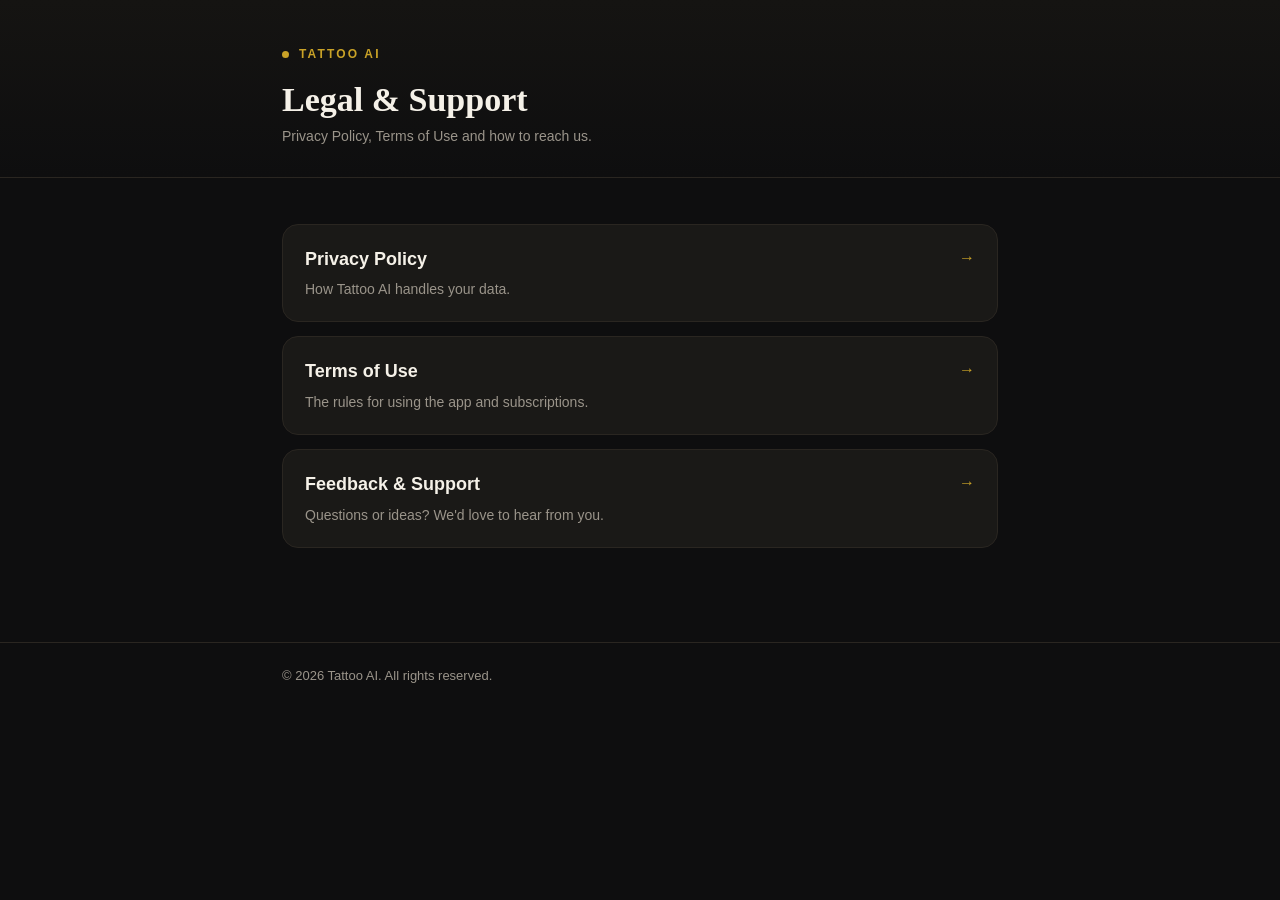
<file: index.html>
<!doctype html>
<html lang="en">
<head>
<meta charset="utf-8">
<meta name="viewport" content="width=device-width, initial-scale=1">
<title>Tattoo AI — Legal & Support</title>
<link rel="stylesheet" href="style.css">
</head>
<body>
<header class="site">
  <div class="wrap">
    <span class="brand"><span class="dot"></span> Tattoo AI</span>
    <h1>Legal &amp; Support</h1>
    <p class="meta">Privacy Policy, Terms of Use and how to reach us.</p>
  </div>
</header>

<main class="wrap">
  <a class="card" href="privacy.html">
    <span class="arrow">→</span>
    <h3>Privacy Policy</h3>
    <p>How Tattoo AI handles your data.</p>
  </a>
  <a class="card" href="terms.html">
    <span class="arrow">→</span>
    <h3>Terms of Use</h3>
    <p>The rules for using the app and subscriptions.</p>
  </a>
  <a class="card" href="mailto:joppesabbe73@icloud.com?subject=Tattoo%20AI%20feedback">
    <span class="arrow">→</span>
    <h3>Feedback &amp; Support</h3>
    <p>Questions or ideas? We'd love to hear from you.</p>
  </a>
</main>

<footer class="site">
  <div class="wrap">© <span id="y"></span> Tattoo AI. All rights reserved.</div>
</footer>
<script>document.getElementById('y').textContent = new Date().getFullYear();</script>
</body>
</html>
</file>
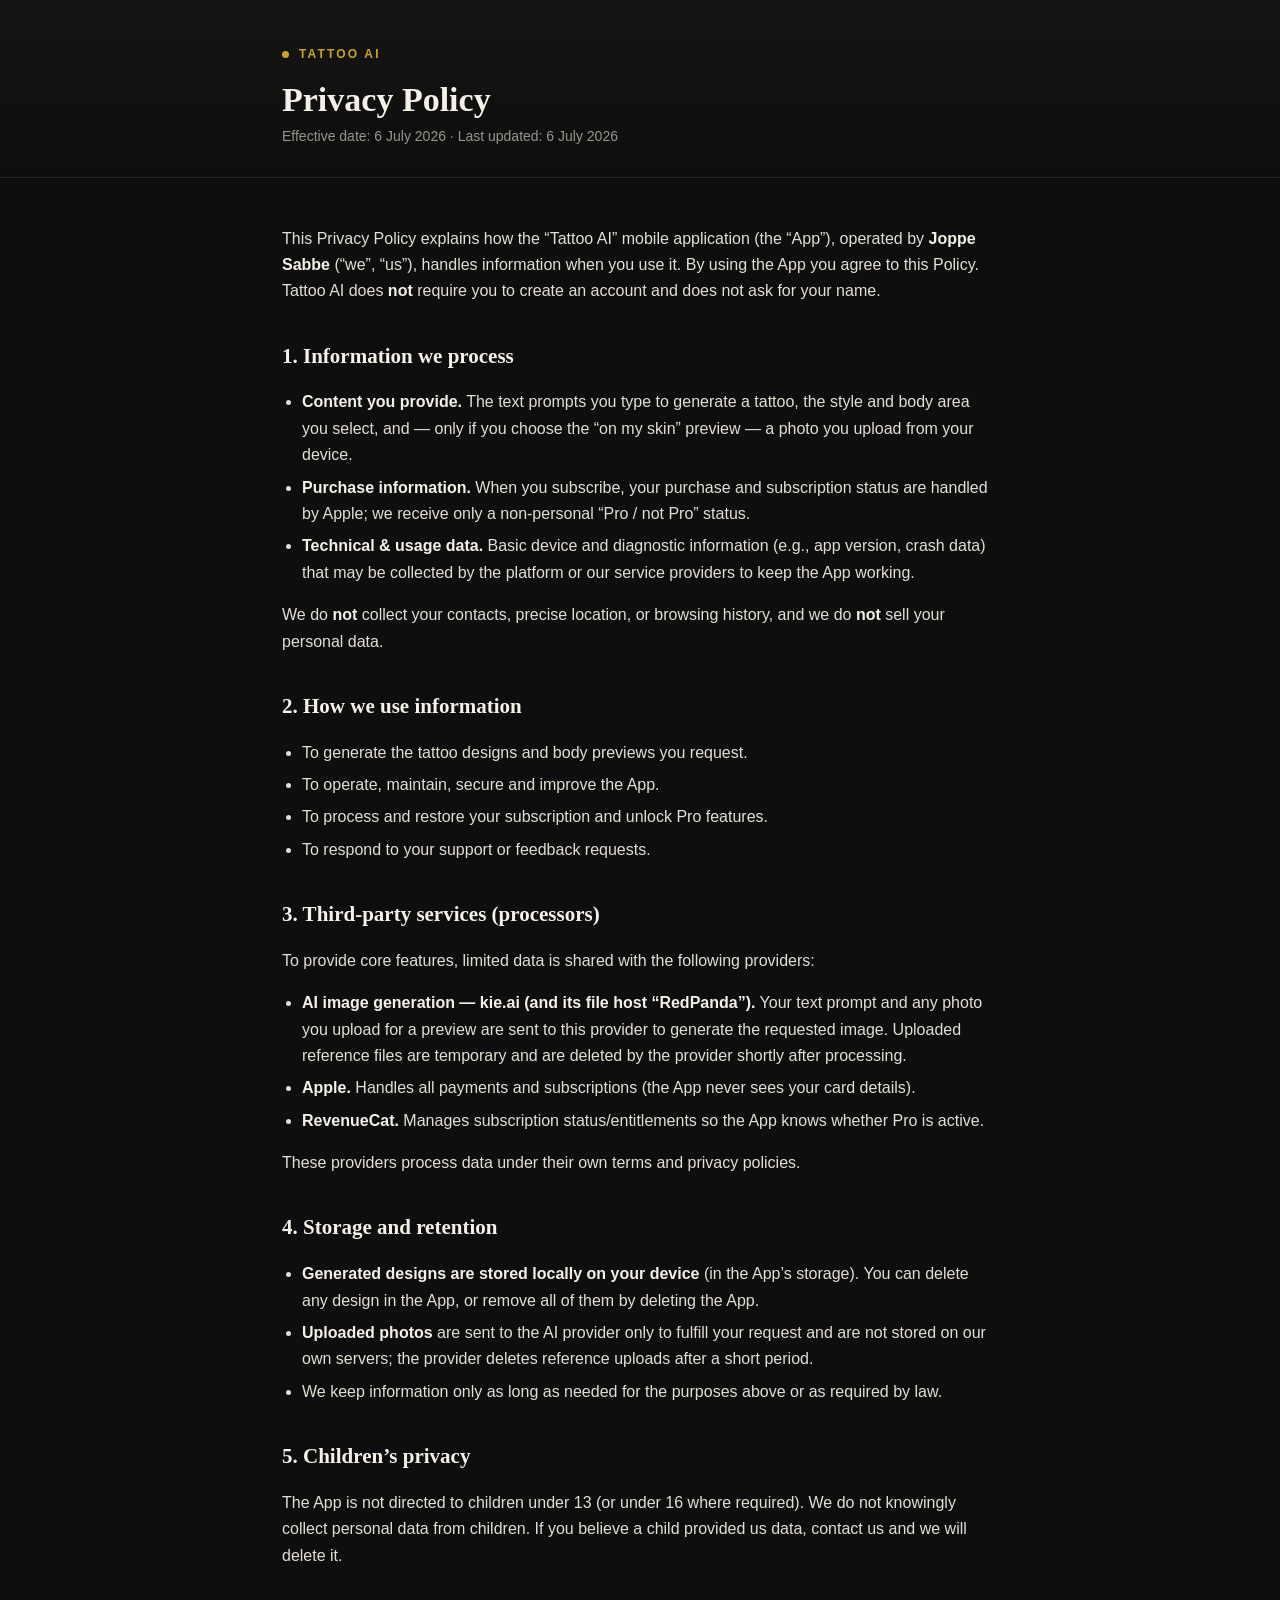
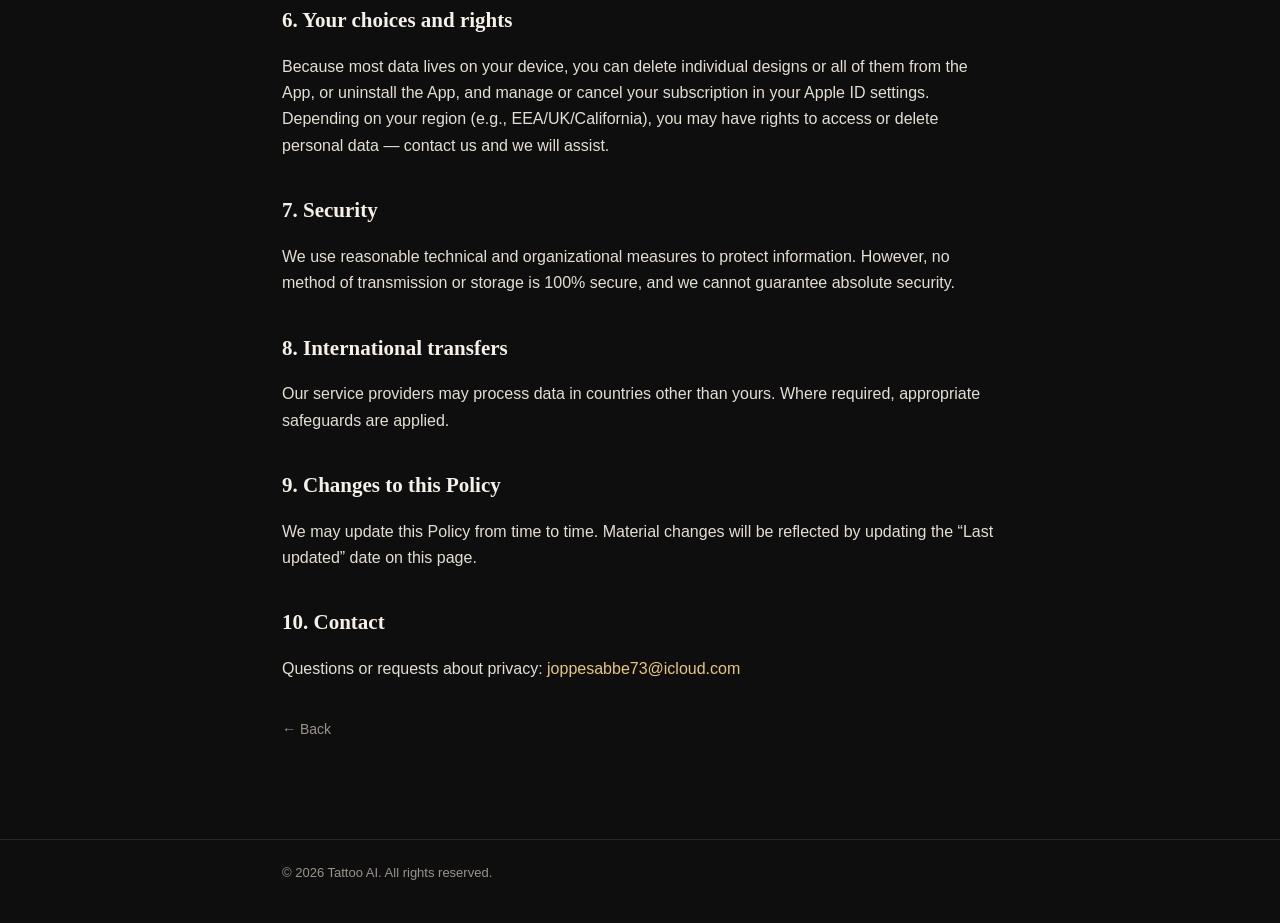
<file: privacy.html>
<!doctype html>
<html lang="en">
<head>
<meta charset="utf-8">
<meta name="viewport" content="width=device-width, initial-scale=1">
<title>Privacy Policy — Tattoo AI</title>
<link rel="stylesheet" href="style.css">
</head>
<body>
<header class="site">
  <div class="wrap">
    <a class="brand" href="index.html" style="text-decoration:none"><span class="dot"></span> Tattoo AI</a>
    <h1>Privacy Policy</h1>
    <p class="meta">Effective date: 6 July 2026 · Last updated: 6 July 2026</p>
  </div>
</header>

<main class="wrap">
  <p>This Privacy Policy explains how the “Tattoo AI” mobile application (the “App”), operated by <strong>Joppe Sabbe</strong> (“we”, “us”), handles information when you use it. By using the App you agree to this Policy. Tattoo AI does <strong>not</strong> require you to create an account and does not ask for your name.</p>

  <h2>1. Information we process</h2>
  <ul>
    <li><strong>Content you provide.</strong> The text prompts you type to generate a tattoo, the style and body area you select, and — only if you choose the “on my skin” preview — a photo you upload from your device.</li>
    <li><strong>Purchase information.</strong> When you subscribe, your purchase and subscription status are handled by Apple; we receive only a non-personal “Pro / not Pro” status.</li>
    <li><strong>Technical &amp; usage data.</strong> Basic device and diagnostic information (e.g., app version, crash data) that may be collected by the platform or our service providers to keep the App working.</li>
  </ul>
  <p>We do <strong>not</strong> collect your contacts, precise location, or browsing history, and we do <strong>not</strong> sell your personal data.</p>

  <h2>2. How we use information</h2>
  <ul>
    <li>To generate the tattoo designs and body previews you request.</li>
    <li>To operate, maintain, secure and improve the App.</li>
    <li>To process and restore your subscription and unlock Pro features.</li>
    <li>To respond to your support or feedback requests.</li>
  </ul>

  <h2>3. Third-party services (processors)</h2>
  <p>To provide core features, limited data is shared with the following providers:</p>
  <ul>
    <li><strong>AI image generation — kie.ai (and its file host “RedPanda”).</strong> Your text prompt and any photo you upload for a preview are sent to this provider to generate the requested image. Uploaded reference files are temporary and are deleted by the provider shortly after processing.</li>
    <li><strong>Apple.</strong> Handles all payments and subscriptions (the App never sees your card details).</li>
    <li><strong>RevenueCat.</strong> Manages subscription status/entitlements so the App knows whether Pro is active.</li>
  </ul>
  <p>These providers process data under their own terms and privacy policies.</p>

  <h2>4. Storage and retention</h2>
  <ul>
    <li><strong>Generated designs are stored locally on your device</strong> (in the App’s storage). You can delete any design in the App, or remove all of them by deleting the App.</li>
    <li><strong>Uploaded photos</strong> are sent to the AI provider only to fulfill your request and are not stored on our own servers; the provider deletes reference uploads after a short period.</li>
    <li>We keep information only as long as needed for the purposes above or as required by law.</li>
  </ul>

  <h2>5. Children’s privacy</h2>
  <p>The App is not directed to children under 13 (or under 16 where required). We do not knowingly collect personal data from children. If you believe a child provided us data, contact us and we will delete it.</p>

  <h2>6. Your choices and rights</h2>
  <p>Because most data lives on your device, you can delete individual designs or all of them from the App, or uninstall the App, and manage or cancel your subscription in your Apple ID settings. Depending on your region (e.g., EEA/UK/California), you may have rights to access or delete personal data — contact us and we will assist.</p>

  <h2>7. Security</h2>
  <p>We use reasonable technical and organizational measures to protect information. However, no method of transmission or storage is 100% secure, and we cannot guarantee absolute security.</p>

  <h2>8. International transfers</h2>
  <p>Our service providers may process data in countries other than yours. Where required, appropriate safeguards are applied.</p>

  <h2>9. Changes to this Policy</h2>
  <p>We may update this Policy from time to time. Material changes will be reflected by updating the “Last updated” date on this page.</p>

  <h2>10. Contact</h2>
  <p>Questions or requests about privacy: <a href="mailto:joppesabbe73@icloud.com">joppesabbe73@icloud.com</a></p>

  <p style="margin-top:34px"><a class="back" href="index.html">← Back</a></p>
</main>

<footer class="site">
  <div class="wrap">© <span id="y"></span> Tattoo AI. All rights reserved.</div>
</footer>
<script>document.getElementById('y').textContent = new Date().getFullYear();</script>
</body>
</html>
</file>
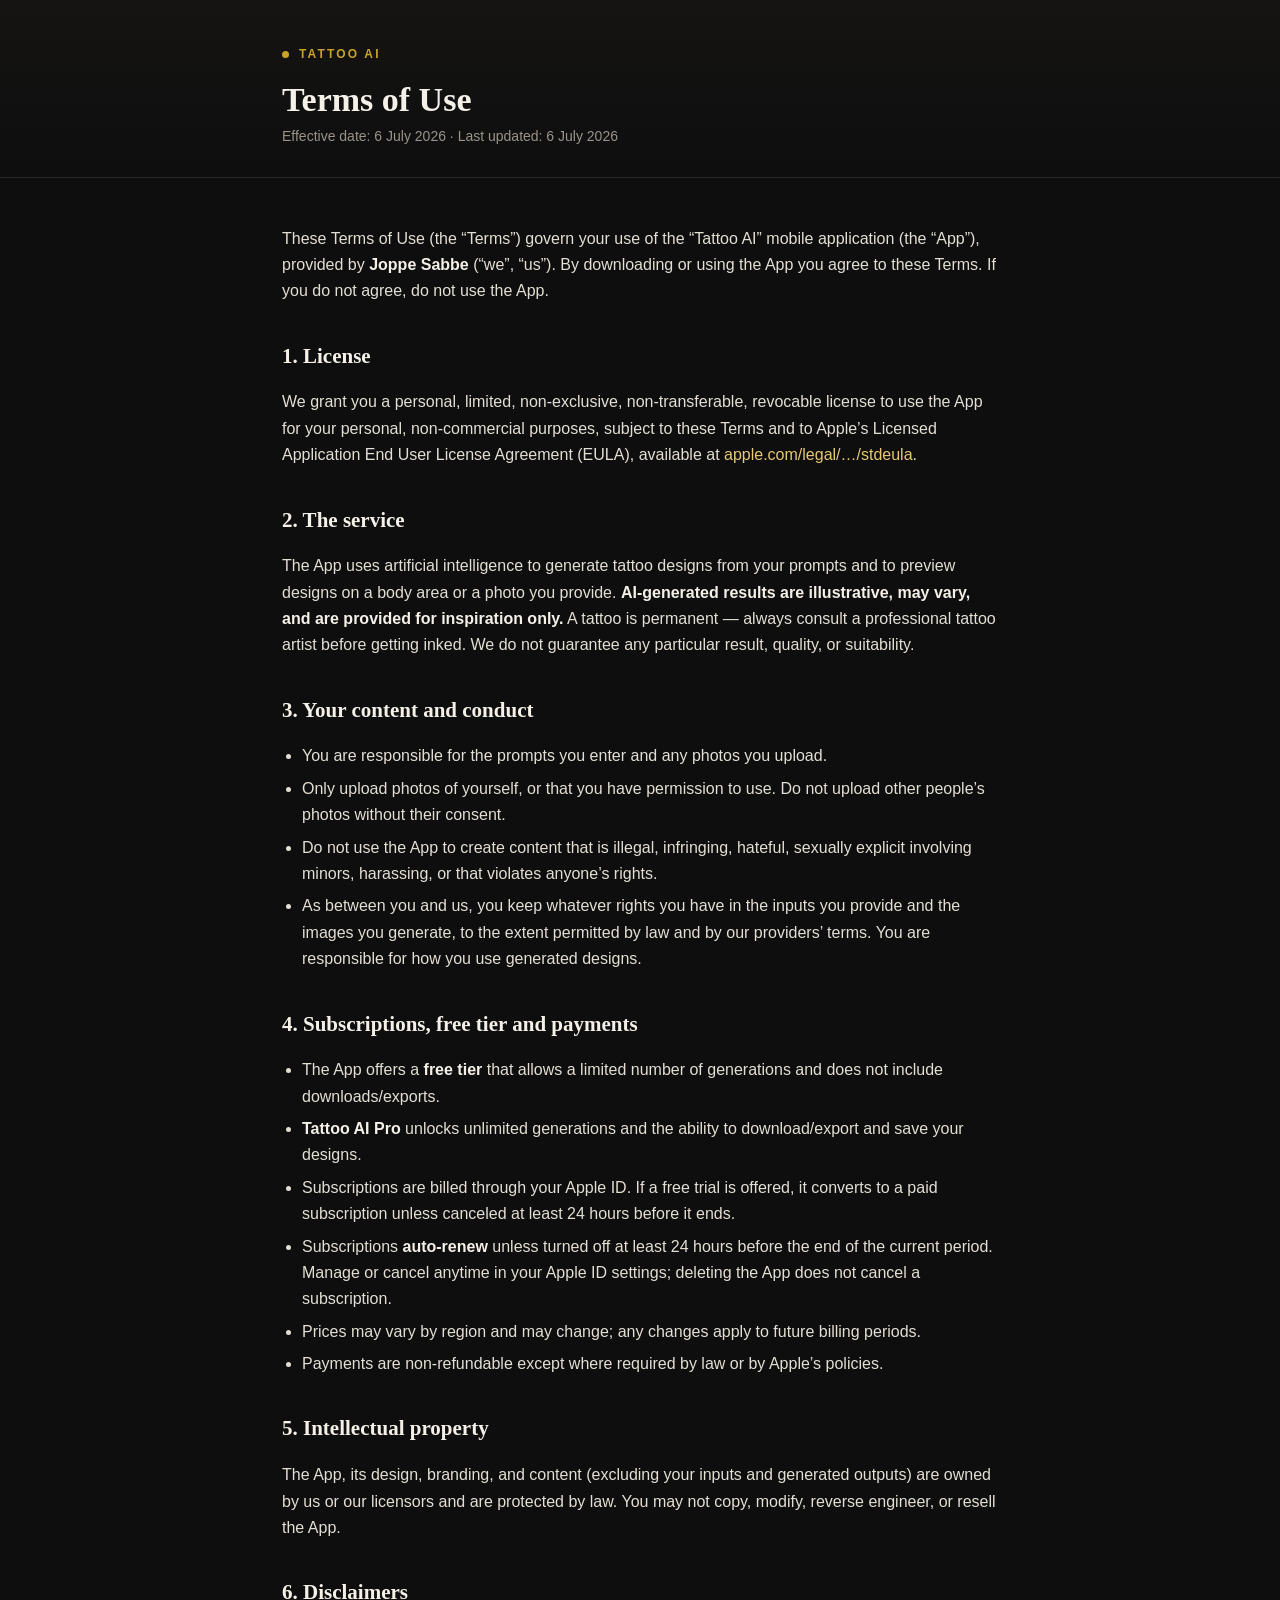
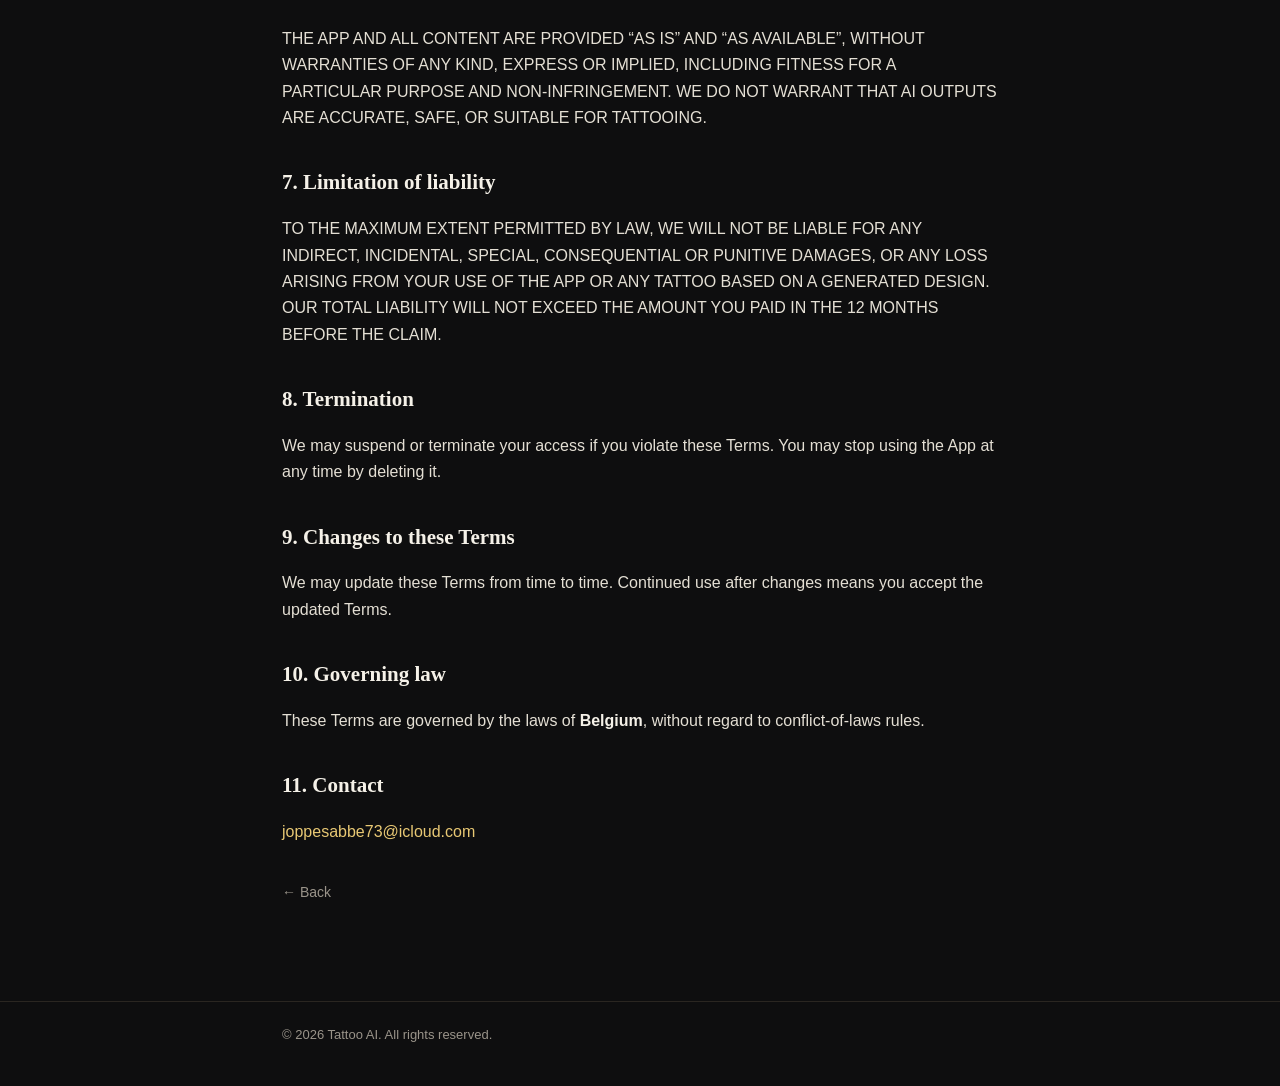
<file: terms.html>
<!doctype html>
<html lang="en">
<head>
<meta charset="utf-8">
<meta name="viewport" content="width=device-width, initial-scale=1">
<title>Terms of Use — Tattoo AI</title>
<link rel="stylesheet" href="style.css">
</head>
<body>
<header class="site">
  <div class="wrap">
    <a class="brand" href="index.html" style="text-decoration:none"><span class="dot"></span> Tattoo AI</a>
    <h1>Terms of Use</h1>
    <p class="meta">Effective date: 6 July 2026 · Last updated: 6 July 2026</p>
  </div>
</header>

<main class="wrap">
  <p>These Terms of Use (the “Terms”) govern your use of the “Tattoo AI” mobile application (the “App”), provided by <strong>Joppe Sabbe</strong> (“we”, “us”). By downloading or using the App you agree to these Terms. If you do not agree, do not use the App.</p>

  <h2>1. License</h2>
  <p>We grant you a personal, limited, non-exclusive, non-transferable, revocable license to use the App for your personal, non-commercial purposes, subject to these Terms and to Apple’s Licensed Application End User License Agreement (EULA), available at <a href="https://www.apple.com/legal/internet-services/itunes/dev/stdeula/">apple.com/legal/…/stdeula</a>.</p>

  <h2>2. The service</h2>
  <p>The App uses artificial intelligence to generate tattoo designs from your prompts and to preview designs on a body area or a photo you provide. <strong>AI-generated results are illustrative, may vary, and are provided for inspiration only.</strong> A tattoo is permanent — always consult a professional tattoo artist before getting inked. We do not guarantee any particular result, quality, or suitability.</p>

  <h2>3. Your content and conduct</h2>
  <ul>
    <li>You are responsible for the prompts you enter and any photos you upload.</li>
    <li>Only upload photos of yourself, or that you have permission to use. Do not upload other people’s photos without their consent.</li>
    <li>Do not use the App to create content that is illegal, infringing, hateful, sexually explicit involving minors, harassing, or that violates anyone’s rights.</li>
    <li>As between you and us, you keep whatever rights you have in the inputs you provide and the images you generate, to the extent permitted by law and by our providers’ terms. You are responsible for how you use generated designs.</li>
  </ul>

  <h2>4. Subscriptions, free tier and payments</h2>
  <ul>
    <li>The App offers a <strong>free tier</strong> that allows a limited number of generations and does not include downloads/exports.</li>
    <li><strong>Tattoo AI Pro</strong> unlocks unlimited generations and the ability to download/export and save your designs.</li>
    <li>Subscriptions are billed through your Apple ID. If a free trial is offered, it converts to a paid subscription unless canceled at least 24 hours before it ends.</li>
    <li>Subscriptions <strong>auto-renew</strong> unless turned off at least 24 hours before the end of the current period. Manage or cancel anytime in your Apple ID settings; deleting the App does not cancel a subscription.</li>
    <li>Prices may vary by region and may change; any changes apply to future billing periods.</li>
    <li>Payments are non-refundable except where required by law or by Apple’s policies.</li>
  </ul>

  <h2>5. Intellectual property</h2>
  <p>The App, its design, branding, and content (excluding your inputs and generated outputs) are owned by us or our licensors and are protected by law. You may not copy, modify, reverse engineer, or resell the App.</p>

  <h2>6. Disclaimers</h2>
  <p>THE APP AND ALL CONTENT ARE PROVIDED “AS IS” AND “AS AVAILABLE”, WITHOUT WARRANTIES OF ANY KIND, EXPRESS OR IMPLIED, INCLUDING FITNESS FOR A PARTICULAR PURPOSE AND NON-INFRINGEMENT. WE DO NOT WARRANT THAT AI OUTPUTS ARE ACCURATE, SAFE, OR SUITABLE FOR TATTOOING.</p>

  <h2>7. Limitation of liability</h2>
  <p>TO THE MAXIMUM EXTENT PERMITTED BY LAW, WE WILL NOT BE LIABLE FOR ANY INDIRECT, INCIDENTAL, SPECIAL, CONSEQUENTIAL OR PUNITIVE DAMAGES, OR ANY LOSS ARISING FROM YOUR USE OF THE APP OR ANY TATTOO BASED ON A GENERATED DESIGN. OUR TOTAL LIABILITY WILL NOT EXCEED THE AMOUNT YOU PAID IN THE 12 MONTHS BEFORE THE CLAIM.</p>

  <h2>8. Termination</h2>
  <p>We may suspend or terminate your access if you violate these Terms. You may stop using the App at any time by deleting it.</p>

  <h2>9. Changes to these Terms</h2>
  <p>We may update these Terms from time to time. Continued use after changes means you accept the updated Terms.</p>

  <h2>10. Governing law</h2>
  <p>These Terms are governed by the laws of <strong>Belgium</strong>, without regard to conflict-of-laws rules.</p>

  <h2>11. Contact</h2>
  <p><a href="mailto:joppesabbe73@icloud.com">joppesabbe73@icloud.com</a></p>

  <p style="margin-top:34px"><a class="back" href="index.html">← Back</a></p>
</main>

<footer class="site">
  <div class="wrap">© <span id="y"></span> Tattoo AI. All rights reserved.</div>
</footer>
<script>document.getElementById('y').textContent = new Date().getFullYear();</script>
</body>
</html>
</file>
<file: style.css>
:root {
  --bg: #0e0e0f;
  --surface: #1a1917;
  --hairline: #2a2621;
  --text: #f5f1e8;
  --muted: #9a948a;
  --gold: #c9a227;
  --gold-bright: #e8c874;
}

* { box-sizing: border-box; }

html { -webkit-text-size-adjust: 100%; }

body {
  margin: 0;
  background: var(--bg);
  color: var(--text);
  font-family: -apple-system, BlinkMacSystemFont, "Segoe UI", Roboto, Helvetica, Arial, sans-serif;
  line-height: 1.65;
  font-size: 16px;
}

a { color: var(--gold-bright); text-decoration: none; }
a:hover { text-decoration: underline; }

.wrap { max-width: 760px; margin: 0 auto; padding: 32px 22px 80px; }

header.site {
  border-bottom: 1px solid var(--hairline);
  background: linear-gradient(180deg, #151412, #0e0e0f);
}
header.site .wrap { padding-top: 40px; padding-bottom: 28px; }

.brand {
  display: inline-flex; align-items: center; gap: 10px;
  letter-spacing: .18em; text-transform: uppercase; font-size: 12px;
  color: var(--gold); font-weight: 700;
}
.brand .dot { width: 7px; height: 7px; border-radius: 50%; background: var(--gold); }

h1 {
  font-family: Georgia, "Times New Roman", serif;
  font-size: 34px; line-height: 1.15; margin: 14px 0 6px;
}
h2 {
  font-family: Georgia, "Times New Roman", serif;
  font-size: 21px; margin: 34px 0 10px; color: var(--text);
}
.meta { color: var(--muted); font-size: 14px; margin: 4px 0 0; }
p, li { color: #e4dfd4; }
.muted { color: var(--muted); }
strong { color: var(--text); }

ul { padding-left: 20px; }
li { margin: 6px 0; }

nav.links { display: flex; flex-wrap: wrap; gap: 10px; margin-top: 22px; }
nav.links a {
  border: 1px solid var(--hairline);
  background: var(--surface);
  padding: 9px 15px; border-radius: 999px;
  color: var(--text); font-size: 14px; font-weight: 600;
}
nav.links a:hover { border-color: var(--gold); text-decoration: none; }

.card {
  display: block;
  border: 1px solid var(--hairline);
  background: var(--surface);
  border-radius: 16px;
  padding: 20px 22px;
  margin: 14px 0;
  color: var(--text);
}
.card:hover { border-color: var(--gold); text-decoration: none; }
.card h3 { margin: 0 0 4px; font-size: 18px; }
.card p { margin: 0; color: var(--muted); font-size: 14px; }
.card .arrow { float: right; color: var(--gold); }

.btn {
  display: inline-block; margin-top: 8px;
  background: linear-gradient(180deg, #ebd08a, #c9a227);
  color: #161310; font-weight: 800; text-decoration: none;
  padding: 13px 22px; border-radius: 999px;
}
.btn:hover { text-decoration: none; opacity: .95; }

footer.site {
  border-top: 1px solid var(--hairline);
  color: var(--muted); font-size: 13px;
}
footer.site .wrap { padding-top: 22px; padding-bottom: 40px; }
.back { color: var(--muted); font-size: 14px; }
</file>
